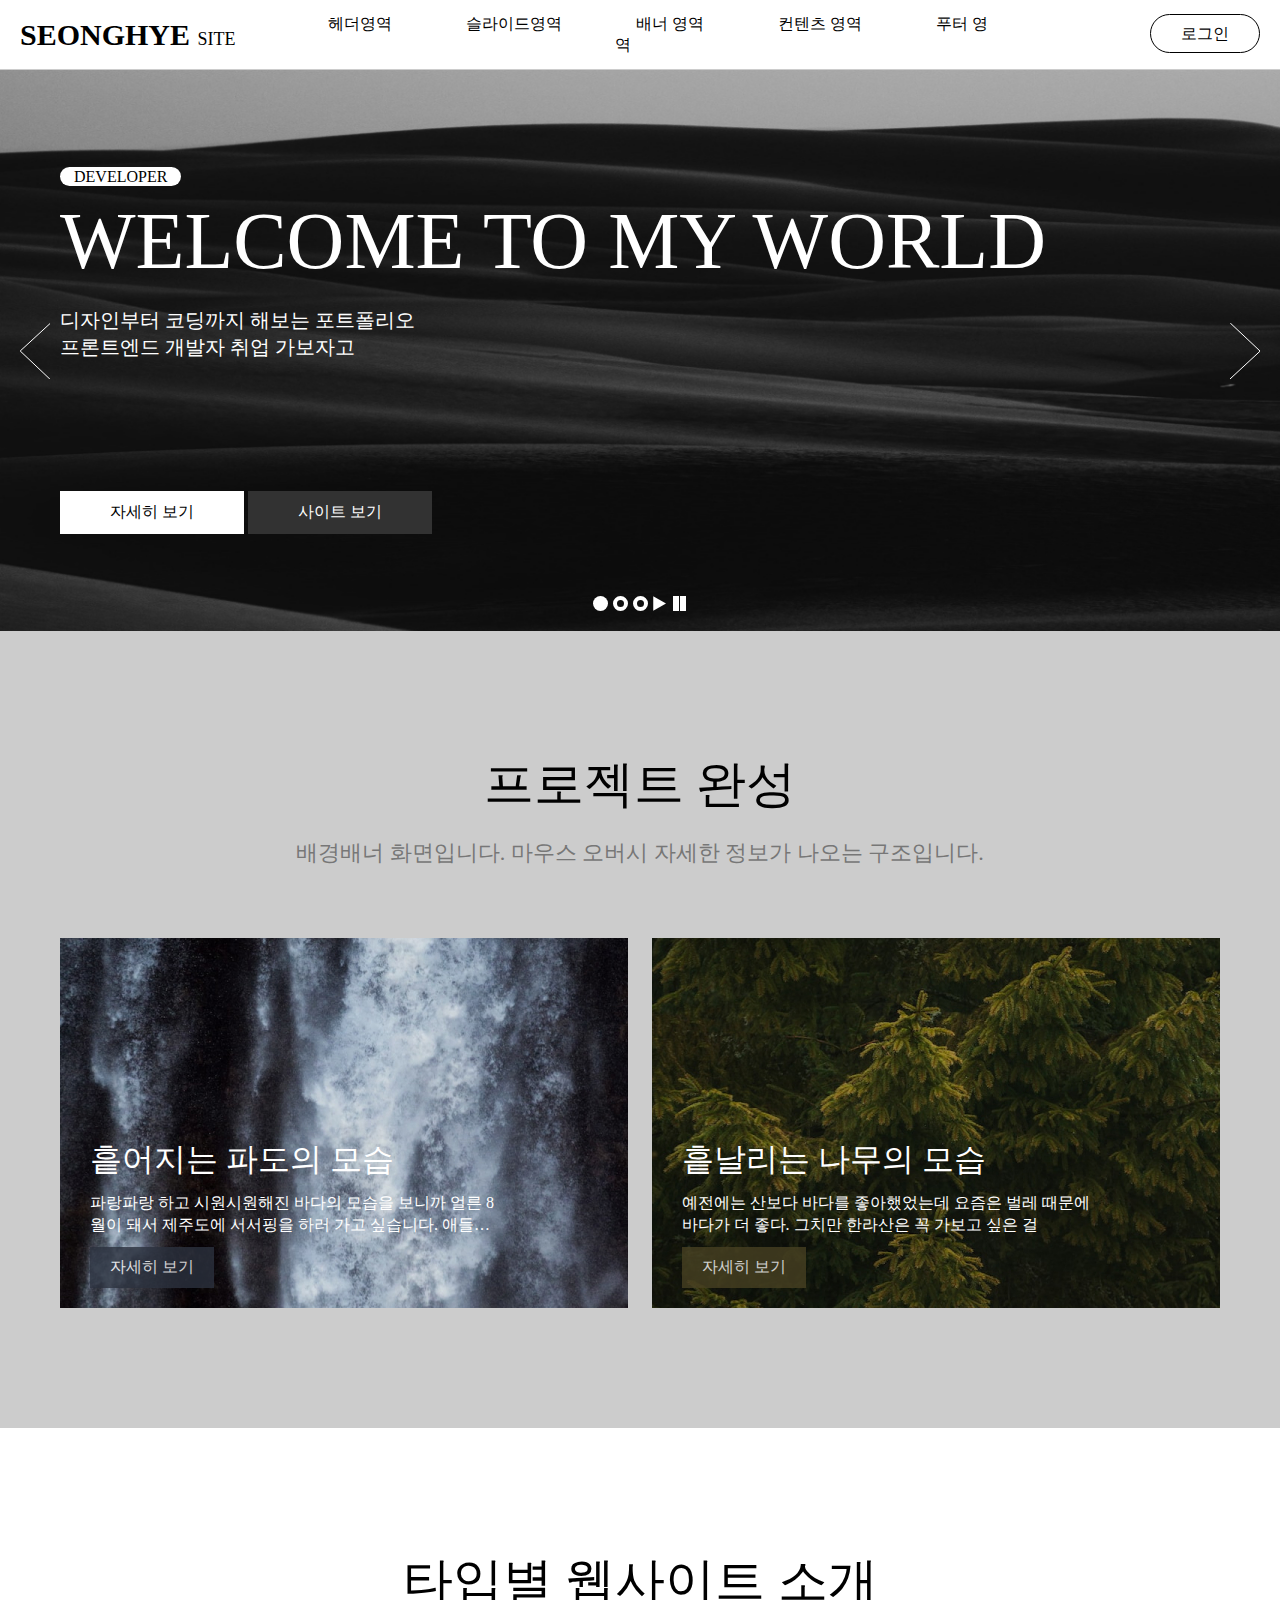
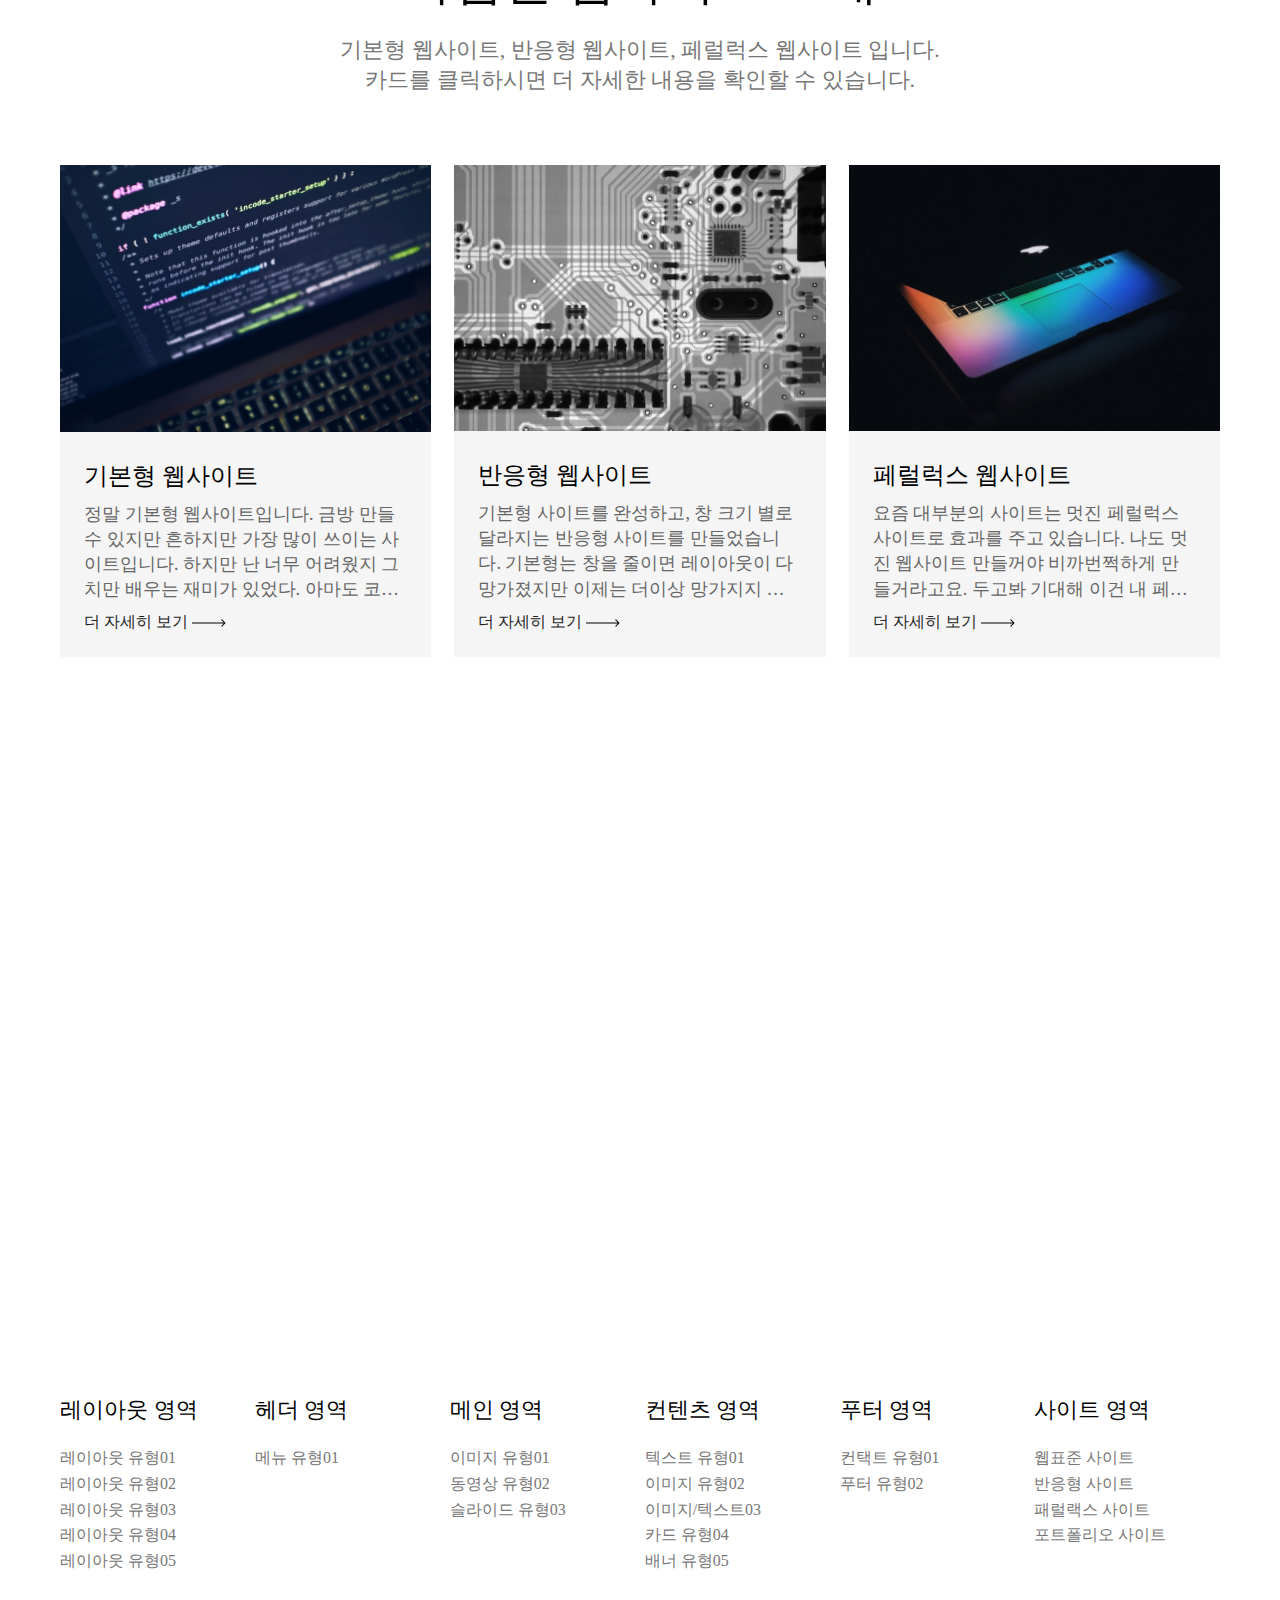
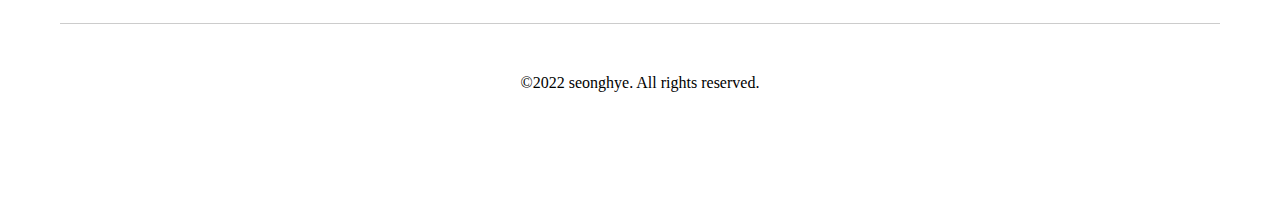
<file: index/index.html>
<!DOCTYPE html>
<html lang="ko">
<head>
    <meta charset="UTF-8">
    <meta http-equiv="X-UA-Compatible" content="IE=edge">
    <meta name="viewport" content="width=device-width, initial-scale=1.0">
    <title>완성</title>
     <link rel="stylesheet" href="style.css">
</head>
<body>
    <!-- header -->
    <header id="headerType" class = "header_wrap nexon">
        <div class="header__inner">
            <div class="header__logo">
                <a href="#">SEONGHYE <em>site</em></a>
            </div>
            <nav class="header__menu">
                <ul>
                    <li><a href="#">헤더영역</a></li>
                    <li><a href="#">슬라이드영역</a></li>
                    <li><a href="#">배너 영역</a></li>
                    <li><a href="#">컨텐츠 영역</a></li>
                    <li><a href="#">푸터 영역</a></li>
                </ul>

            </nav>
            <div class="header__member">
                <a href="#">로그인</a></div>
        </div> 
         </header>
          <section id="silderType" class="silder_wrap">
            <h2 class="blind">슬라이드 유형</h2>
            <div class="slider_inner">
            <div class="slider">
                <div class="slider__img">
                    <div class="desc">
                        <span>developer</span>
                        <h3>welcome to my world</h3>
                        <p>
                            디자인부터 코딩까지 해보는 포트폴리오 <br />
                            프론트엔드 개발자 취업 가보자고
                        </p>
                        <div class="btn">
                            <a href="/">자세히 보기</a>
                            <a href="/" class="gray">사이트 보기</a>
                        </div>
                    </div>
                </div> 
                <div class="slider__arrow">
                    <a href="/" class="left"><span class="ir">이전 이미지</span></a>
                    <a href="/" class="right"><span class="ir">다음 이미지</span></a>

                </div> 
                <div class="slider__dot">
                    <a href="#" class="dot active"><span class="ir">1</span></a>
                    <a href="#" class="dot"><span class="ir">2</span></a>
                    <a href="#" class="dot"><span class="ir">3</span></a>
                    <a href="#" class="play"><span class="ir">플레이</span></a>
                    <a href="#" class="stop"><span class="ir">정지</span></a>
                </div> 
                </div>
            </div>
        </div>
        </section>
        <!-- image -->
        <section id="imageType" class="image_wrap nexon section">
            <h2>프로젝트 완성</h2>
            <p>배경배너 화면입니다. 마우스 오버시 자세한 정보가 나오는 구조입니다.</p>
            <div class="image__inner container">
                <article class="image img1">
                    <h3 class="image__title">흩어지는 파도의 모습</h3>
                    <p class="image__desc">
                        파랑파랑 하고 시원시원해진 바다의 모습을 보니까 얼른 8월이 돼서 제주도에 서서핑을 하러 가고 싶습니다. 애들아 제발 놀러가자
                    </p>
                    <a class="image__btn" href="/">자세히 보기</a>
                </article>
                <article class="image img2">
                    <h3 class="image__title">흩날리는 나무의 모습</h3>
                    <p class="image__desc">
                        예전에는 산보다 바다를 좋아했었는데 요즘은 벌레 때문에 바다가 더 좋다. 그치만 한라산은 꼭 가보고 싶은 걸
                    </p>
                    <a class="image__btn green" href="/">자세히 보기</a>
                </article>
            </div>
        </section>
        <!-- card -->
        <section id="cardType" class="card__wrap nexon section">
            <h2>타입별 웹사이트 소개</h2>
            <p> 
                기본형 웹사이트, 반응형 웹사이트, 페럴럭스 웹사이트 입니다.<br />
                카드를 클릭하시면 더 자세한 내용을 확인할 수 있습니다.
            </p>
            <div class="card__inner container">
                <article class="card">
                    <figure class="card_header">
                        <img src="img/card_bg01.jpg" alt="기본형 웹사이트">
                    </figure>
                    <div class="card_body">
                        <h3 class="tit">기본형 웹사이트</h3>
                        <p class="desc">정말 기본형 웹사이트입니다. 금방 만들 수 있지만 흔하지만 가장 많이 쓰이는 사이트입니다. 하지만 난 너무 어려웠지 그치만 배우는 재미가 있었다. 아마도 코드는 이렇게 짰습니다.</p>
                        <a class="btn" href="/">
                            더 자세히 보기
                            <span aria-hidden="true"> 
                                <svg width="34" height="8" viewBox="0 0 34 8" fill="none" xmlns="http://www.w3.org/2000/svg">
                                    <path d="M33.3536 4.35355C33.5488 4.15829 33.5488 3.84171 33.3536 3.64645L30.1716 0.464466C29.9763 0.269204 29.6597 0.269204 29.4645 0.464466C29.2692 0.659728 29.2692 0.976311 29.4645 1.17157L32.2929 4L29.4645 6.82843C29.2692 7.02369 29.2692 7.34027 29.4645 7.53553C29.6597 7.7308 29.9763 7.7308 30.1716 7.53553L33.3536 4.35355ZM0 4.5H33V3.5H0V4.5Z" fill="black"/>
                                </svg>
                            </span>
                        </a>
                    </div>
                </article>
                <article class="card">
                    <figure class="card_header">
                        <img src="img/card_bg02.jpg" alt="반응형 웹사이트">
                    </figure>
                    <div class="card_body">
                        <h3 class="tit">반응형 웹사이트</h3>
                        <p class="desc">기본형 사이트를 완성하고, 창 크기 별로 달라지는 반응형 사이트를 만들었습니다. 기본형는 창을 줄이면 레이아웃이 다 망가졌지만 이제는 더이상 망가지지 않는다. 코드는 이렇게 짬</p>
                        <a class="btn" href="/">
                            더 자세히 보기
                            <span aria-hidden="true"> 
                                <svg width="34" height="8" viewBox="0 0 34 8" fill="none" xmlns="http://www.w3.org/2000/svg">
                                    <path d="M33.3536 4.35355C33.5488 4.15829 33.5488 3.84171 33.3536 3.64645L30.1716 0.464466C29.9763 0.269204 29.6597 0.269204 29.4645 0.464466C29.2692 0.659728 29.2692 0.976311 29.4645 1.17157L32.2929 4L29.4645 6.82843C29.2692 7.02369 29.2692 7.34027 29.4645 7.53553C29.6597 7.7308 29.9763 7.7308 30.1716 7.53553L33.3536 4.35355ZM0 4.5H33V3.5H0V4.5Z" fill="black"/>
                                </svg>
                            </span>
                        </a>
                    </div>
                </article>
                <article class="card">
                    <figure class="card_header">
                        <img src="img/card_bg03.jpg" alt="페럴럭스 웹사이트">
                    </figure>
                    <div class="card_body">
                        <h3 class="tit">페럴럭스 웹사이트</h3>
                        <p class="desc">요즘 대부분의 사이트는 멋진 페럴럭스 사이트로 효과를 주고 있습니다. 나도 멋진 웹사이트 만들꺼야 비까번쩍하게 만들거라고요. 두고봐 기대해 이건 내 페럴럭스 사이트</p>
                        <a class="btn" href="/">
                            더 자세히 보기
                            <span aria-hidden="true"> 
                                <svg width="34" height="8" viewBox="0 0 34 8" fill="none" xmlns="http://www.w3.org/2000/svg">
                                    <path d="M33.3536 4.35355C33.5488 4.15829 33.5488 3.84171 33.3536 3.64645L30.1716 0.464466C29.9763 0.269204 29.6597 0.269204 29.4645 0.464466C29.2692 0.659728 29.2692 0.976311 29.4645 1.17157L32.2929 4L29.4645 6.82843C29.2692 7.02369 29.2692 7.34027 29.4645 7.53553C29.6597 7.7308 29.9763 7.7308 30.1716 7.53553L33.3536 4.35355ZM0 4.5H33V3.5H0V4.5Z" fill="black"/>
                                </svg>
                            </span>
                        </a>
                    </div>
                </article>
            </div>
        </section>
        <!-- banner -->
        <section id="bannerType" class="banner__wrap section gmarket">
            <h2 class="ir_so">배너 영역</h2>
            <div class="banner__inner">
                <h3 class="banner__title">SEONGHYE</h3>
                <p class="banner__desc">
                    더 다양한 웹사이트는 깃허브에 담겨져 있습니다.
                    <a href="#">github.com/c/seawooya</a>
                </p>
                <span class="banner__sub">contact</span>
            </div>
        </section>
        <!-- footer -->
        <footer id="footerType" class="footer__wrap section gmarket gray">
            <h2 class="ir_so">푸터 영역</h2>
            <div class="footer__inner container">
                <div class="footer__menu">
                    <div>
                        <h3>레이아웃 영역</h3>
                        <ul>
                            <li><a href="#">레이아웃 유형01</a></li>
                            <li><a href="#">레이아웃 유형02</a></li>
                            <li><a href="#">레이아웃 유형03</a></li>
                            <li><a href="#">레이아웃 유형04</a></li>
                            <li><a href="#">레이아웃 유형05</a></li>
                        </ul>
                    </div>
                    <div>
                        <h3>헤더 영역</h3>
                        <ul>
                            <li><a href="#">메뉴 유형01</a></li>
                        </ul>
                    </div>
                    <div>
                        <h3>메인 영역</h3>
                        <ul>
                            <li><a href="#">이미지 유형01</a></li>
                            <li><a href="#">동영상 유형02</a></li>
                            <li><a href="#">슬라이드 유형03</a></li>
                        </ul>
                    </div>
                    <div>
                        <h3>컨텐츠 영역</h3>
                        <ul>
                            <li><a href="#">텍스트 유형01</a></li>
                            <li><a href="#">이미지 유형02</a></li>
                            <li><a href="#">이미지/텍스트03</a></li>
                            <li><a href="#">카드 유형04</a></li>
                            <li><a href="#">배너 유형05</a></li>
                        </ul>
                    </div>
                    <div>
                        <h3>푸터 영역</h3>
                        <ul>
                            <li><a href="#">컨택트 유형01</a></li>
                            <li><a href="#">푸터 유형02</a></li>
                        </ul>
                    </div>
                    <div>
                        <h3>사이트 영역</h3>
                        <ul>
                            <li><a href="#">웹표준 사이트</a></li>
                            <li><a href="#">반응형 사이트</a></li>
                            <li><a href="#">패럴랙스 사이트</a></li>
                            <li><a href="#">포트폴리오 사이트</a></li>
                        </ul>
                    </div>
                </div>
                <address class="footer__right">
                    ©2022 seonghye. All rights reserved.
                </address>
            </div>
        </footer>

    
</body>
</html>
</file>
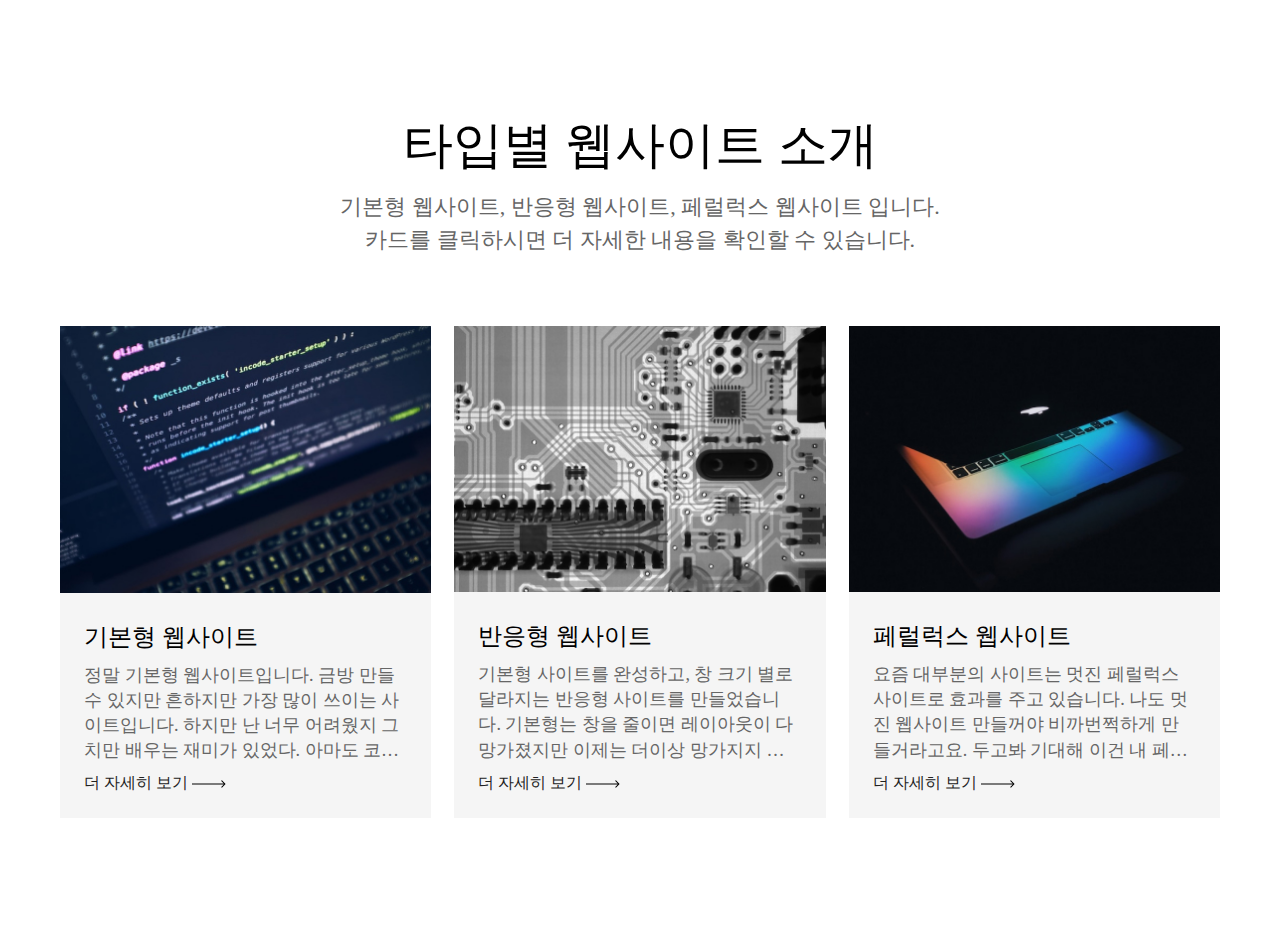
<file: cardType/card01.html>
<!DOCTYPE html>
<html lang="ko">
<head>
    <meta charset="UTF-8">
    <meta http-equiv="X-UA-Compatible" content="IE=edge">
    <meta name="viewport" content="width=device-width, initial-scale=1.0">
    <title>카드유형</title>
    <style>
         /* fonts */
        @import url('https://webfontworld.github.io/NexonLv1Gothic/NexonLv1Gothic.css');

        .nexon {
            font-family: 'NexonLv1Gothic';
            font-weight: 400px;
        }
        /* reset */
        * {
            margin: 0;
            padding: 0;
        }

        img {
            width: 100%;
        }

        h1,h2,h3,h4,h5,h6 {
            font-weight: normal;
        }

        a {
            text-decoration: none;
            color: black;
        }

        /* common */
        .container {
            width: 1160px;
            padding: 0 20px;
            margin: 0 auto;
        }
        .section {
            padding: 120px 0;
        }
        .section > h2 {
            font-size: 50px;
            line-height: 1;
            margin-bottom: 20px;
            text-align: center;
            font-weight: 400;
        }
        .section > p {
            font-size: 22px;
            font-weight: 300;
            margin-bottom: 70px;
            color: #666;
            text-align: center;
            line-height: 1.5;
        }

        /* cardType */
        .card__wrap {
        }
        .card__inner {
            display: flex;
            justify-content: space-between;
        }
        .card {
            width: 32%;
            background: #f5f5f5;
        }
        .card_header {}
        .card_body {
            padding: 24px 24px;
        }
        .card_body .tit {
            font-size: 24px;
            margin-bottom: 10px;
        }
        .card_body .desc{
            font-size: 18px;
            line-height: 1.4;
            color: #666;
            margin-bottom: 20px;
            font-weight: 300;
            overflow: hidden;
            text-overflow: ellipsis;
            display: -webkit-box;
            -webkit-line-clamp: 4;
            -webkit-box-orient: vertical;
            margin-bottom: 10px;
        }
        .card_body .btn {
            font-size: 16px;
            color: #222;
        }



    </style>
</head>
<body>
    <section id="cardType" class="card__wrap nexon section">
        <h2>타입별 웹사이트 소개</h2>
        <p> 
            기본형 웹사이트, 반응형 웹사이트, 페럴럭스 웹사이트 입니다.<br />
            카드를 클릭하시면 더 자세한 내용을 확인할 수 있습니다.
        </p>
        <div class="card__inner container">
            <article class="card">
                <figure class="card_header">
                    <img src="img/card_bg01.jpg" alt="기본형 웹사이트">
                </figure>
                <div class="card_body">
                    <h3 class="tit">기본형 웹사이트</h3>
                    <p class="desc">정말 기본형 웹사이트입니다. 금방 만들 수 있지만 흔하지만 가장 많이 쓰이는 사이트입니다. 하지만 난 너무 어려웠지 그치만 배우는 재미가 있었다. 아마도 코드는 이렇게 짰습니다.</p>
                    <a class="btn" href="/">
                        더 자세히 보기
                        <span aria-hidden="true"> 
                            <svg width="34" height="8" viewBox="0 0 34 8" fill="none" xmlns="http://www.w3.org/2000/svg">
                                <path d="M33.3536 4.35355C33.5488 4.15829 33.5488 3.84171 33.3536 3.64645L30.1716 0.464466C29.9763 0.269204 29.6597 0.269204 29.4645 0.464466C29.2692 0.659728 29.2692 0.976311 29.4645 1.17157L32.2929 4L29.4645 6.82843C29.2692 7.02369 29.2692 7.34027 29.4645 7.53553C29.6597 7.7308 29.9763 7.7308 30.1716 7.53553L33.3536 4.35355ZM0 4.5H33V3.5H0V4.5Z" fill="black"/>
                            </svg>
                        </span>
                    </a>
                </div>
            </article>
            <article class="card">
                <figure class="card_header">
                    <img src="img/card_bg02.jpg" alt="반응형 웹사이트">
                </figure>
                <div class="card_body">
                    <h3 class="tit">반응형 웹사이트</h3>
                    <p class="desc">기본형 사이트를 완성하고, 창 크기 별로 달라지는 반응형 사이트를 만들었습니다. 기본형는 창을 줄이면 레이아웃이 다 망가졌지만 이제는 더이상 망가지지 않는다. 코드는 이렇게 짬</p>
                    <a class="btn" href="/">
                        더 자세히 보기
                        <span aria-hidden="true"> 
                            <svg width="34" height="8" viewBox="0 0 34 8" fill="none" xmlns="http://www.w3.org/2000/svg">
                                <path d="M33.3536 4.35355C33.5488 4.15829 33.5488 3.84171 33.3536 3.64645L30.1716 0.464466C29.9763 0.269204 29.6597 0.269204 29.4645 0.464466C29.2692 0.659728 29.2692 0.976311 29.4645 1.17157L32.2929 4L29.4645 6.82843C29.2692 7.02369 29.2692 7.34027 29.4645 7.53553C29.6597 7.7308 29.9763 7.7308 30.1716 7.53553L33.3536 4.35355ZM0 4.5H33V3.5H0V4.5Z" fill="black"/>
                            </svg>
                        </span>
                    </a>
                </div>
            </article>
            <article class="card">
                <figure class="card_header">
                    <img src="img/card_bg03.jpg" alt="페럴럭스 웹사이트">
                </figure>
                <div class="card_body">
                    <h3 class="tit">페럴럭스 웹사이트</h3>
                    <p class="desc">요즘 대부분의 사이트는 멋진 페럴럭스 사이트로 효과를 주고 있습니다. 나도 멋진 웹사이트 만들꺼야 비까번쩍하게 만들거라고요. 두고봐 기대해 이건 내 페럴럭스 사이트</p>
                    <a class="btn" href="/">
                        더 자세히 보기
                        <span aria-hidden="true"> 
                            <svg width="34" height="8" viewBox="0 0 34 8" fill="none" xmlns="http://www.w3.org/2000/svg">
                                <path d="M33.3536 4.35355C33.5488 4.15829 33.5488 3.84171 33.3536 3.64645L30.1716 0.464466C29.9763 0.269204 29.6597 0.269204 29.4645 0.464466C29.2692 0.659728 29.2692 0.976311 29.4645 1.17157L32.2929 4L29.4645 6.82843C29.2692 7.02369 29.2692 7.34027 29.4645 7.53553C29.6597 7.7308 29.9763 7.7308 30.1716 7.53553L33.3536 4.35355ZM0 4.5H33V3.5H0V4.5Z" fill="black"/>
                            </svg>
                        </span>
                    </a>
                </div>
            </article>
        </div>
    </section>
    
</body>
</html>
</file>
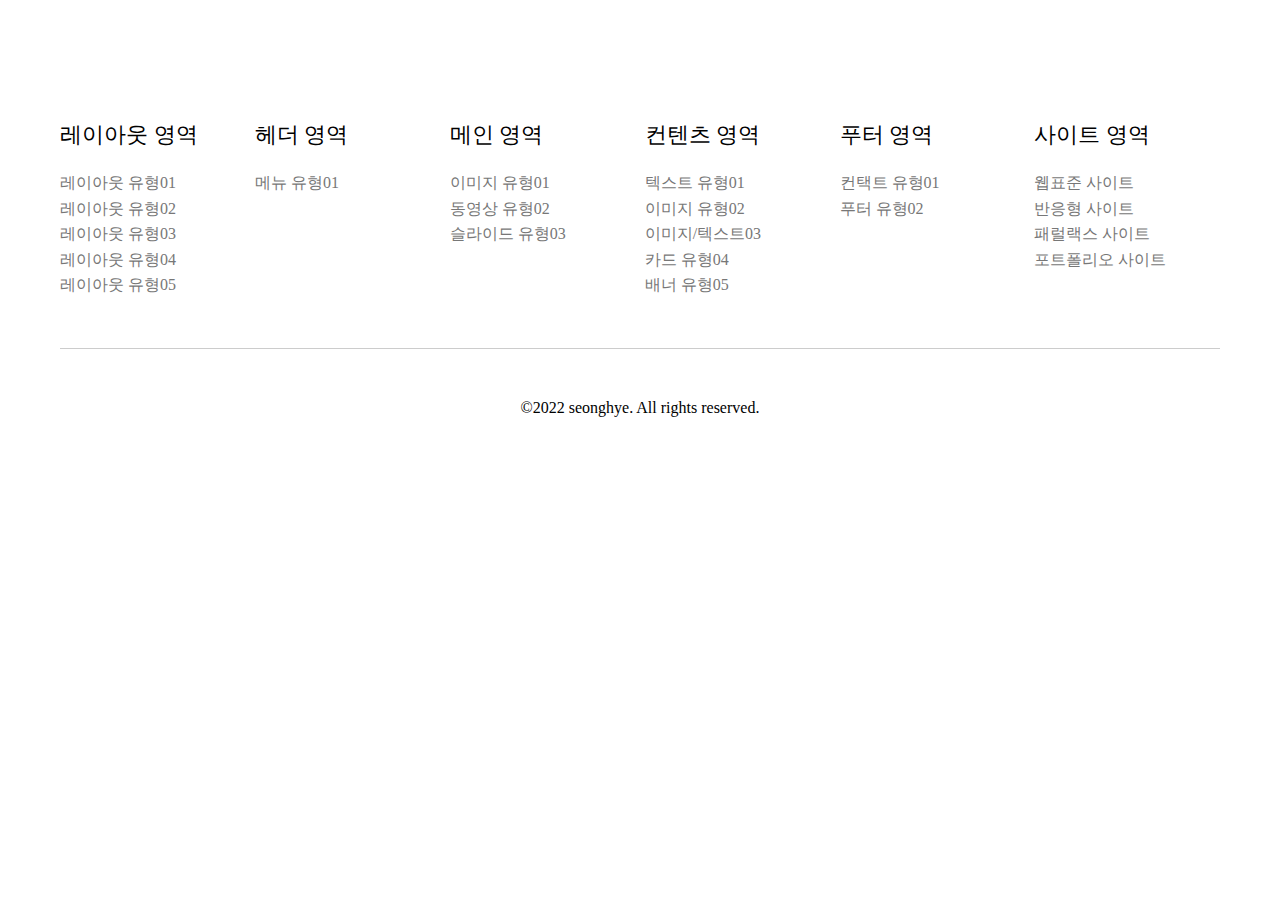
<file: footerType/footer01.html>
<!DOCTYPE html>
<html lang="ko">
<head>
    <meta charset="UTF-8">
    <meta http-equiv="X-UA-Compatible" content="IE=edge">
    <meta name="viewport" content="width=device-width, initial-scale=1.0">
    <title>푸터01</title>
</head>
<style>
      /* font */
      @import url('https://webfontworld.github.io/gmarket/GmarketSans.css');
        
        .gmarket {
            font-family: 'GmarketSans';
        }

        /* reset */
        * {
            margin: 0;
            padding: 0;
        }
        a {
            text-decoration: none;
            color: #000;
        }
        li {
            list-style: none;
        }
        em {
            font-style: normal;
        }
        img {
            vertical-align: top;
        }
        address {
            font-style: normal;
        }
        .ir_so {
            overflow: hidden;
            position: absolute;
            width: 0;
            height: 0;
            line-height: 0;
            text-indent: -9999px;
        }

        /* common */
        .container {
            width: 1160px;
            margin: 0 auto;
            padding: 0 20px;
        }
        .section {
            padding: 120px 0;
        }
        .section > h2 {
            font-size: 50px;
            font-weight: 500;
            margin-bottom: 20px;
            line-height: 1;
            text-align: center;
        }
        .section > p {
            font-size: 22px;
            font-weight: 300;
            margin-bottom: 70px;
            line-height: 1.5;
            color: #777;
            text-align: center;
        }

        /* footerType */
        .footer__menu {
            display: flex;
            justify-content: space-between;
        }
        .footer__menu > div {
            width: 16%;
            text-align: left;
        }
        .footer__menu > div h3 {
            font-size: 22px;
            font-weight: 500;
            margin-bottom: 20px;
        }
        .footer__menu > div li a {
            font-size: 16px;
            line-height: 1.6;
            color: #777;
            font-weight: 300;
        }
        .footer__right {
            border-top: 1px solid #ccc;
            margin-top: 50px;
            padding-top: 50px;
            text-align: center;
        }
</style>
<body>
    <footer id="footerType" class="footer__wrap section gmarket gray">
        <h2 class="ir_so">푸터 영역</h2>
        <div class="footer__inner container">
            <div class="footer__menu">
                <div>
                    <h3>레이아웃 영역</h3>
                    <ul>
                        <li><a href="#">레이아웃 유형01</a></li>
                        <li><a href="#">레이아웃 유형02</a></li>
                        <li><a href="#">레이아웃 유형03</a></li>
                        <li><a href="#">레이아웃 유형04</a></li>
                        <li><a href="#">레이아웃 유형05</a></li>
                    </ul>
                </div>
                <div>
                    <h3>헤더 영역</h3>
                    <ul>
                        <li><a href="#">메뉴 유형01</a></li>
                    </ul>
                </div>
                <div>
                    <h3>메인 영역</h3>
                    <ul>
                        <li><a href="#">이미지 유형01</a></li>
                        <li><a href="#">동영상 유형02</a></li>
                        <li><a href="#">슬라이드 유형03</a></li>
                    </ul>
                </div>
                <div>
                    <h3>컨텐츠 영역</h3>
                    <ul>
                        <li><a href="#">텍스트 유형01</a></li>
                        <li><a href="#">이미지 유형02</a></li>
                        <li><a href="#">이미지/텍스트03</a></li>
                        <li><a href="#">카드 유형04</a></li>
                        <li><a href="#">배너 유형05</a></li>
                    </ul>
                </div>
                <div>
                    <h3>푸터 영역</h3>
                    <ul>
                        <li><a href="#">컨택트 유형01</a></li>
                        <li><a href="#">푸터 유형02</a></li>
                    </ul>
                </div>
                <div>
                    <h3>사이트 영역</h3>
                    <ul>
                        <li><a href="#">웹표준 사이트</a></li>
                        <li><a href="#">반응형 사이트</a></li>
                        <li><a href="#">패럴랙스 사이트</a></li>
                        <li><a href="#">포트폴리오 사이트</a></li>
                    </ul>
                </div>
            </div>
            <address class="footer__right">
                ©2022 seonghye. All rights reserved.
            </address>
        </div>
    </footer>
</body>
</html>
</file>
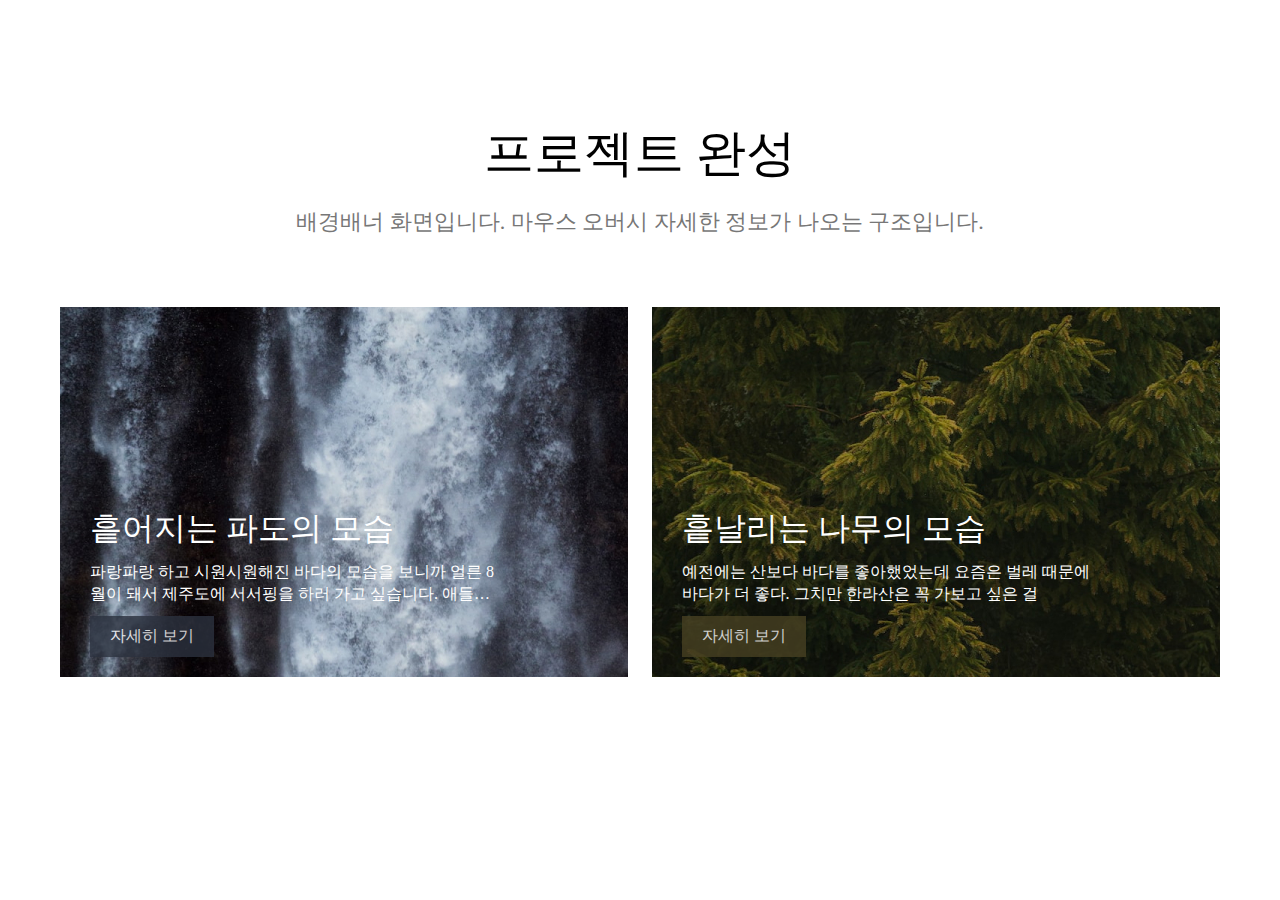
<file: imageType/image01.html>
<!DOCTYPE html>
<html lang="ko">
<head>
    <meta charset="UTF-8">
    <meta http-equiv="X-UA-Compatible" content="IE=edge">
    <meta name="viewport" content="width=device-width, initial-scale=1.0">
    <title>이미지 유형01</title>
    <style>
        /* fonts */
        @import url('https://webfontworld.github.io/NexonLv1Gothic/NexonLv1Gothic.css');

        .nexon {
            font-family: 'NexonLv1Gothic';
            font-weight: 400px;
        }

        /* reset */
        * {
            margin: 0;
            padding: 0;
        }
        h1,h2,h3,h4,h5,h6 {
            font-weight: normal;
        }
        a {
            text-decoration: none;
            color: black;
        }
        li {
            list-style: none;
        }
        em {
            font-style: normal;
        }



        /* common */
        .container {
            width: 1160px;
            padding: 0 20px;
            margin: 0 auto;
        }
        .section {
            padding: 120px 0;
        }
        .section > h2 {
            font-size: 50px;
            margin-bottom: 20px;
            text-align: center;
        }
        .section > p {
            font-size: 22px;
            font-weight: 300;
            margin-bottom: 70px;
            text-align: center;
            color: #777;
        }

        /* imageType */

        #imageType {
        }
        .image_wrap {}
        .image__inner {
            display: flex;
            justify-content: space-between;
        }
        .image {
            width: 49%;
            height: 370px;
            padding: 20px;
            box-sizing: border-box;
            color: #fff;
            padding: 200px 30px 30px 30px;
        }
        .image.img1 {
            background: url(img/img_bg01.jpg) no-repeat center / cover;
        }
        .image.img2 {
            background: url(img/img_bg02.jpg) no-repeat center / cover;
        }

        .image__title {
            font-size: 32px;
            margin-bottom: 10px;

        }
        .image__desc {
            font-size: 16px;
            margin-bottom: 10px;
            line-height: 1.4;
            font-weight: 300;
            padding-right: 100px;
            overflow: hidden;
            text-overflow: ellipsis;
            display: -webkit-box;
            -webkit-line-clamp: 2;
            -webkit-box-orient: vertical;
            margin-bottom: 10px;

        }
        .image__btn {
            font-size: 16px;
            font-weight: 300;
            background-color: #2C323F;
            color: #fff;
            padding: 10px 20px;
            display: inline-block;
            opacity: 0.8;
        }
        .image__btn.green {
            background-color: #474022;
            opacity: 0.8;
        }




    </style>
</head>
<body>
    <section id="imageType" class="image_wrap nexon section">
        <h2>프로젝트 완성</h2>
        <p>배경배너 화면입니다. 마우스 오버시 자세한 정보가 나오는 구조입니다.</p>
        <div class="image__inner container">
            <article class="image img1">
                <h3 class="image__title">흩어지는 파도의 모습</h3>
                <p class="image__desc">
                    파랑파랑 하고 시원시원해진 바다의 모습을 보니까 얼른 8월이 돼서 제주도에 서서핑을 하러 가고 싶습니다. 애들아 제발 놀러가자
                </p>
                <a class="image__btn" href="/">자세히 보기</a>
            </article>
            <article class="image img2">
                <h3 class="image__title">흩날리는 나무의 모습</h3>
                <p class="image__desc">
                    예전에는 산보다 바다를 좋아했었는데 요즘은 벌레 때문에 바다가 더 좋다. 그치만 한라산은 꼭 가보고 싶은 걸
                </p>
                <a class="image__btn green" href="/">자세히 보기</a>
            </article>
        </div>
    </section>
    
</body>
</html>
</file>
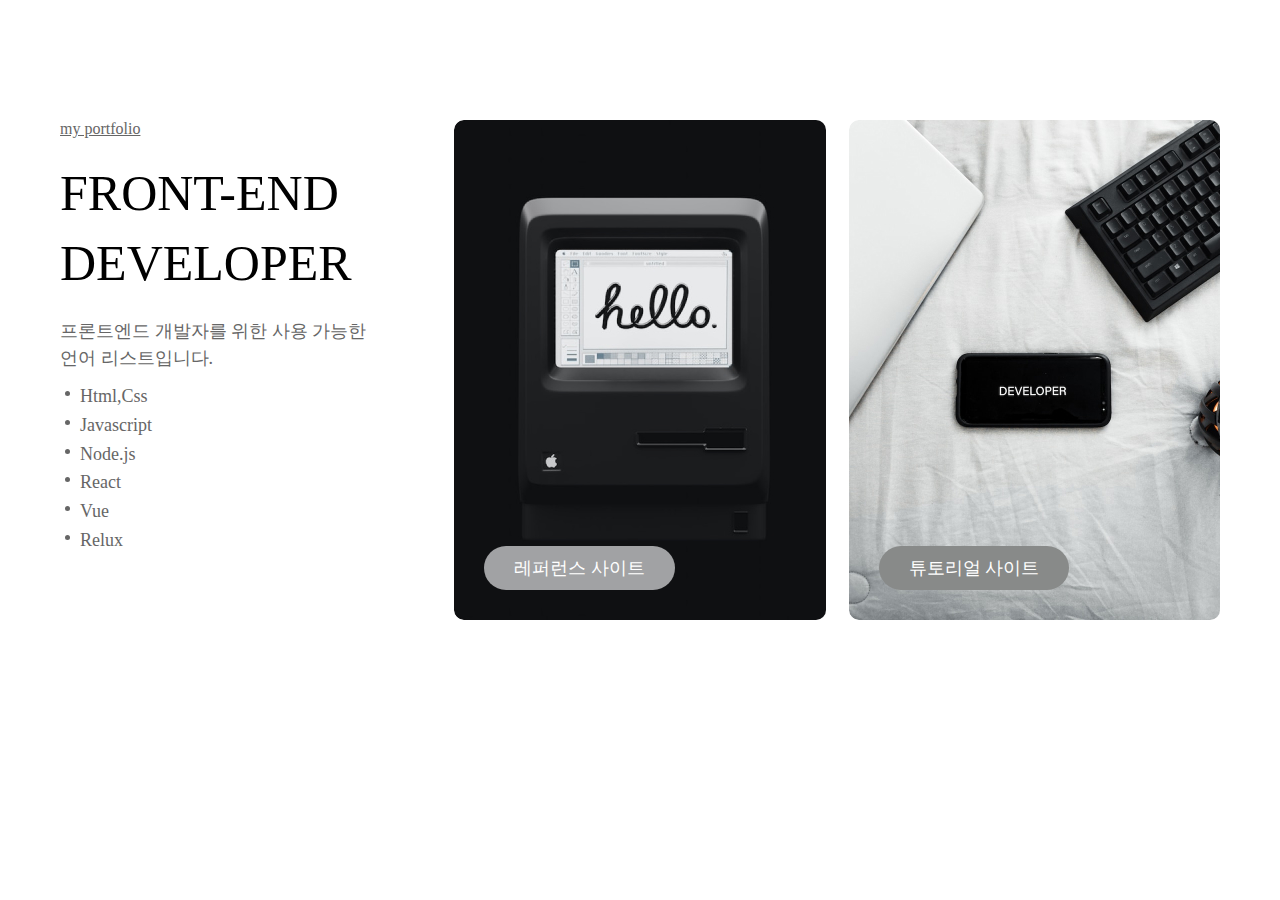
<file: imgTextType/imgText01.html>
<!DOCTYPE html>
<html lang="ko">
<head>
    <meta charset="UTF-8">
    <meta http-equiv="X-UA-Compatible" content="IE=edge">
    <meta name="viewport" content="width=device-width, initial-scale=1.0">
    <title>이미지/텍스트 유형 01</title>
    <style>
         /* fonts */
        @import url('https://webfontworld.github.io/NexonLv1Gothic/NexonLv1Gothic.css');

        .nexon {
            font-family: 'NexonLv1Gothic';
            font-weight: 400px;
        }
        /* reset */
        * {
            margin: 0;
            padding: 0;
        }
        .blind {
            width: 0;
        height: 0;
        overflow: hidden;
        line-height: 0;
        position: absolute;
        text-indent: -9999px;
        }
        a {
            text-decoration: none;
            color: black;
        }
        li {
            list-style: none;
        }

        /* container */
        .container {
            width: 1160px;
            padding: 0 20px;
            margin: 0 auto;
        }
        .section {
            padding: 120px 0;
        }
        /* imgTextType */
        .imgText__wrap {
        }
        .imgText__inner {
            display: flex;
            justify-content: space-between;
        }
        .imgText__inner > div {
            width: 32%;
            height: 500px;
        }
        .imgText__txt .small {
            font-size: 16px;
            color: #666;
            text-decoration: underline;
            margin-bottom: 20px;
            display: inline-block;
        }
        .imgText__txt .title {
            font-size: 50px;
            font-weight: 300;
            word-break: keep-all;
            line-height: 1.4;
            margin-bottom: 20px;
        }
        .imgText__txt .desc {
            font-size: 18px;
            font-weight: 300;
            line-height: 1.5;
            color: #666;
            margin-bottom: 10px;
        }
        .imgText__txt .list {
            font-size: 18px;
            font-weight: 300;
            line-height: 1.6;
        }
        .imgText__txt .list li {
            position: relative;
            padding-left: 20px;
 
        }
        .imgText__txt .list li ::before {
            content: '';
            width: 5px;
            height: 5px;
            background: #666;
            border-radius: 50%;
            position: absolute;
            left: 5px;
            top: 9px;
        }
        .imgText__txt .list a {
            color: #666;
        }
        .imgText__img {
            border-radius: 10px;
            position: relative;
        }
        .imgText__img a {
            background-color: #A1A2A4;
            color: #fff;
            padding: 10px 30px;
            font-size: 18px;
            border-radius: 30px;
            display: inline-block;
            position: absolute;
            left: 30px;
            bottom: 30px;
        }
        .imgText__img a.deepgray{
            background-color: #888A89
        }
        .imgText__img.img1 {
            background: url(img/imgText_bg01.jpg) no-repeat ;
        }
        .imgText__img.img2 {
            background: url(img/imgText_bg02.jpg) no-repeat  ;
        }
    </style>
</head>
<body>
    <section id="imgTextType" class="imgText__wrap section nexon">
        <h2 class="blind">이미지/텍스트유형</h2>
        <div class="imgText__inner container">
            <div class="imgText__txt">
                <span class="small">my portfolio</span>
                <h3 class="title">FRONT-END DEVELOPER</h3>
                <P class="desc">프론트엔드 개발자를 위한 사용 가능한 </br>언어 리스트입니다.</P>
                <ul class="list">
                    <li><a href="/">Html,Css</a></li>
                    <li><a href="/">Javascript</a></li>
                    <li><a href="/">Node.js</a></li>
                    <li><a href="/">React</a></li>
                    <li><a href="/">Vue</a></li>
                    <li><a href="/">Relux</a></li>
                </ul>
            </div>
            <div class="imgText__img img1">
                <a href="/">레퍼런스 사이트</a>
            </div>
            <div class="imgText__img img2">
                <a href="/" class="deepgray">튜토리얼 사이트</a>
            </div>
        </div>
    </section>
    
</body>
</html>
</file>
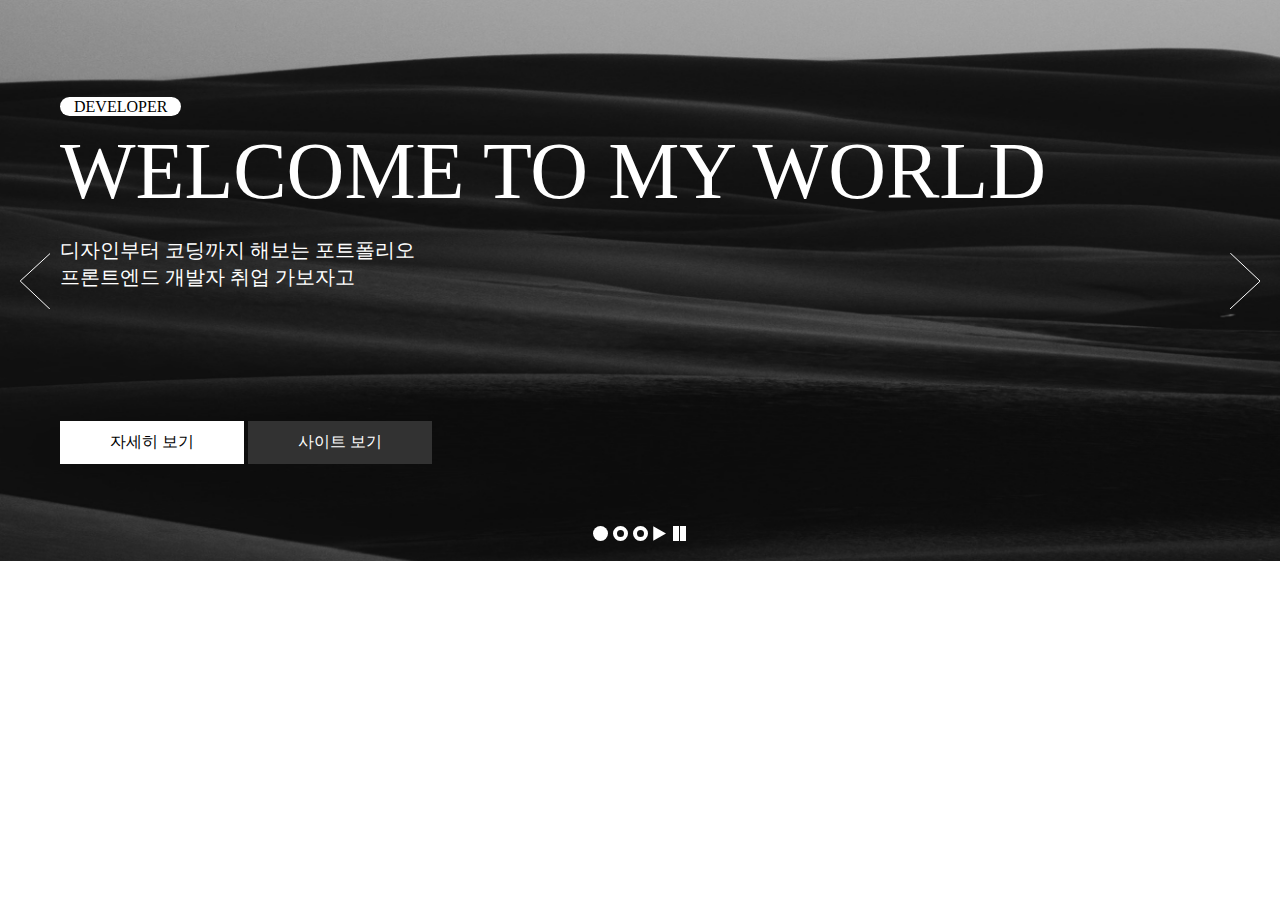
<file: sliderType/slider01.html>
<!DOCTYPE html>
<html lang="ko">
<head>
    <meta charset="UTF-8">
    <meta http-equiv="X-UA-Compatible" content="IE=edge">
    <meta name="viewport" content="width=device-width, initial-scale=1.0">
    <title>슬라이드 유형01</title>
    <style>
        /* fonts */
        @import url('https://webfontworld.github.io/NexonLv1Gothic/NexonLv1Gothic.css');

        .nexon {
        font-family: 'NexonLv1Gothic';
        font-weight: 400px;
        }
        /* reset  */
        * {
            margin: 0;
            padding: 0;
        }
        a {
            text-decoration: none;
            color: black;
        }
        li {
            list-style: none;
        }
        em {
            font-style: normal;
        }

        .blind{
        width: 0;
        height: 0;
        overflow: hidden;
        line-height: 0;
        position: absolute;
        text-indent: -9999px;
        }

        /* sliderType */
        .silder_wrap{
        }
        .slider {
            position: relative;
        }
        .slider__img {
        background: url(img/slider01.jpg) no-repeat ; 
        background-size: cover;
        }
        .slider__img .desc {
        width: 1160px;
        margin: 0 auto;
        padding: 97px 20px;
        }
        .slider__img .desc span {
            font-size: 16px;
            background-color: #fff;
            padding: 1px 14px 0px 14px;
            border-radius: 30px;
            text-transform: uppercase;
            margin-bottom: 10px;
            display: inline-block;
            
        }
        .slider__img .desc h3 {
            font-size: 80px;
            font-weight: 300;
            color: #fff;
            text-transform: uppercase;
            margin-bottom: 20px;
        }
        .slider__img .desc p {
            font-size: 20px;
            font-weight: 300;
            color: #fff;
            line-height: 1.35;
            margin-bottom: 130px;
        }
        .slider__img .desc .btn a {
            font-size: 16px;
            background: #fff;
            padding: 11px 50px;
            display: inline-block;
        }
        .slider__img .desc .btn a.gray {
            background: #323232;
            color: #fff;
        }
        .slider__arrow a {
            position: absolute;
            top: 50%;
            transform:translateY(-50%) ;
            width: 30px;
            height: 56px;
            background-image: url(img/slider_icon.svg);
        }
        .slider__arrow a.left {
            left: 20px;
        }
        .slider__arrow a.right {
            right: 20px;
            background-position: -50px 0;
        }
        .ir {
            display: block;
            overflow: hidden;
            font-size: 0;
            line-height: 0;
            text-indent: -9999px;
        }
        .slider__dot {
            position: absolute;
            left: 50%;
            bottom: 20px;
            transform: translateX(-50%);
        }
       .slider__dot a {
            display: inline-block;
            width: 16px;
            height: 16px;
            background-image: url(img/slider_icon.svg);
            background-position: -20px -70px;
       }
       .slider__dot a.active {
            background-position: 0px -70px;
       }
       .slider__dot a.play {
            background-position: -40px -70px;
       }
       .slider__dot a.stop {
            background-position: -60px -70px;
       }

    </style>
</head>
<body>
    <section id="silderType" class="silder_wrap">
        <h2 class="blind">슬라이드 유형</h2>
        <div class="slider_inner">
            <div class="slider">
                <div class="slider__img">
                    <div class="desc">
                        <span>developer</span>
                        <h3>welcome to my world</h3>
                        <p>
                            디자인부터 코딩까지 해보는 포트폴리오 <br />
                            프론트엔드 개발자 취업 가보자고
                        </p>
                        <div class="btn">
                            <a href="/">자세히 보기</a>
                            <a href="/" class="gray">사이트 보기</a>
                        </div>
                    </div>
                </div> 
                <div class="slider__arrow">
                    <a href="/" class="left"><span class="ir">이전 이미지</span></a>
                    <a href="/" class="right"><span class="ir">다음 이미지</span></a>

                </div> 
                <div class="slider__dot">
                    <a href="#" class="dot active"><span class="ir">1</span></a>
                    <a href="#" class="dot"><span class="ir">2</span></a>
                    <a href="#" class="dot"><span class="ir">3</span></a>
                    <a href="#" class="play"><span class="ir">플레이</span></a>
                    <a href="#" class="stop"><span class="ir">정지</span></a>
                </div> 
                </div>
            </div>
        </div>

    </section>
    
</body>
</html>
</file>
<file: index/style.css>
/* fonts */
@import url('https://webfontworld.github.io/NexonLv1Gothic/NexonLv1Gothic.css');

.nexon {
    font-family: 'NexonLv1Gothic';
    font-weight: 400px;  
}

  /* font */
  @import url('https://webfontworld.github.io/gmarket/GmarketSans.css');
        
  .gmarket {
      font-family: 'GmarketSans';
  }

/* reset  */
* {
    margin: 0;
    padding: 0;
}
a {
    text-decoration: none;
    color: black;
}
h1,h2,h3,h4,h5,h6 {
    font-weight: normal;
}
li {
    list-style: none;
}
em {
    font-style: normal;
}
img {
    width: 100%;
}
.blind{
    width: 0;
    height: 0;
    overflow: hidden;
    line-height: 0;
    position: absolute;
    text-indent: -9999px;
    }

.ir_so {
    overflow: hidden;
    position: absolute;
    width: 0;
    height: 0;
    line-height: 0;
    text-indent: -9999px;
    }
address {
        font-style: normal;
    }

/* common */
.container {
    width: 1160px;
    padding: 0 20px;
    margin: 0 auto;
}
.section {
    padding: 120px 0;
}
.section > h2 {
    font-size: 50px;
    margin-bottom: 20px;
    text-align: center;
}
.section > p {
    font-size: 22px;
    font-weight: 300;
    margin-bottom: 70px;
    text-align: center;
    color: #777;
}

/* headerType */
.header__inner {
    width: 100%;
    height: 70px;
    display: flex;
    align-items: center; 
    justify-content: space-between;
    padding: 0 20px; 
    box-sizing: border-box ;
    border-bottom: 1px solid #ccc;
}
.header__logo {
    font-size: 30px;
    font-weight: 700;
    text-transform: uppercase;
    width: 20%;
}
.header__logo em {
    font-size: 18px;
    font-weight: 400;
}
.header__menu {
    width: 60%;
    text-align: center;
}
.header__menu li{
    display: inline;
}
.header__menu li a{
    padding: 13px 30px;
    margin: 0 5px;
    transition: background-color 0.33s;     
}
.header__menu li a:hover {
    background-color: #f1f1f1;
    border-radius: 5px;
}
.header__member {
    width: 20%;
    text-align: right;
}
.header__member a {
    font-size: 16px;
    border: 1px solid #000;
    padding: 10px 30px;
    border-radius: 50px;

}

/* sliderType */
.silder_wrap{
}
.slider {
    position: relative;
}
.slider__img {
background: url(img/slider01.jpg) no-repeat ; 
background-size: cover;
}
.slider__img .desc {
width: 1160px;
margin: 0 auto;
padding: 97px 20px;
}
.slider__img .desc span {
    font-size: 16px;
    background-color: #fff;
    padding: 1px 14px 0px 14px;
    border-radius: 30px;
    text-transform: uppercase;
    margin-bottom: 10px;
    display: inline-block;
    
}
.slider__img .desc h3 {
    font-size: 80px;
    font-weight: 300;
    color: #fff;
    text-transform: uppercase;
    margin-bottom: 20px;
}
.slider__img .desc p {
    font-size: 20px;
    font-weight: 300;
    color: #fff;
    line-height: 1.35;
    margin-bottom: 130px;
}
.slider__img .desc .btn a {
    font-size: 16px;
    background: #fff;
    padding: 11px 50px;
    display: inline-block;
}
.slider__img .desc .btn a.gray {
    background: #323232;
    color: #fff;
}
.slider__arrow a {
    position: absolute;
    top: 50%;
    transform:translateY(-50%) ;
    width: 30px;
    height: 56px;
    background-image: url(img/slider_icon.svg);
}
.slider__arrow a.left {
    left: 20px;
}
.slider__arrow a.right {
    right: 20px;
    background-position: -50px 0;
}
.ir {
    display: block;
    overflow: hidden;
    font-size: 0;
    line-height: 0;
    text-indent: -9999px;
}
.slider__dot {
    position: absolute;
    left: 50%;
    bottom: 20px;
    transform: translateX(-50%);
}
.slider__dot a {
    display: inline-block;
    width: 16px;
    height: 16px;
    background-image: url(img/slider_icon.svg);
    background-position: -20px -70px;
}
.slider__dot a.active {
    background-position: 0px -70px;
}
.slider__dot a.play {
    background-position: -40px -70px;
}
.slider__dot a.stop {
    background-position: -60px -70px;
}

/* imageType */
.image_wrap {
    background: #ccc;
}
.image__inner {
    display: flex;
    justify-content: space-between;
}
.image {
    width: 49%;
    height: 370px;
    padding: 20px;
    box-sizing: border-box;
    color: #fff;
    padding: 200px 30px 30px 30px;
}
.image.img1 {
    background: url(img/img_bg01.jpg) no-repeat center / cover;
}
.image.img2 {
    background: url(img/img_bg02.jpg) no-repeat center / cover;
}

.image__title {
    font-size: 32px;
    margin-bottom: 10px;

}
.image__desc {
    font-size: 16px;
    margin-bottom: 10px;
    line-height: 1.4;
    font-weight: 300;
    padding-right: 100px;
    overflow: hidden;
    text-overflow: ellipsis;
    display: -webkit-box;
    -webkit-line-clamp: 2;
    -webkit-box-orient: vertical;
    margin-bottom: 10px;

}
.image__btn {
    font-size: 16px;
    font-weight: 300;
    background-color: #2C323F;
    color: #fff;
    padding: 10px 20px;
    display: inline-block;
    opacity: 0.8;
}
.image__btn.green {
    background-color: #474022;
    opacity: 0.8;
}

/* cardType */
.card__wrap {
}
.card__inner {
    display: flex;
    justify-content: space-between;
}
.card {
    width: 32%;
    background: #f5f5f5;
}
.card_header {}
.card_body {
    padding: 24px 24px;
}
.card_body .tit {
    font-size: 24px;
    margin-bottom: 10px;
}
.card_body .desc{
    font-size: 18px;
    line-height: 1.4;
    color: #666;
    margin-bottom: 20px;
    font-weight: 300;
    overflow: hidden;
    text-overflow: ellipsis;
    display: -webkit-box;
    -webkit-line-clamp: 4;
    -webkit-box-orient: vertical;
    margin-bottom: 10px;
}
.card_body .btn {
    font-size: 16px;
    color: #222;
}

/* bannerType */
.banner__wrap {
    background-image: url(https://webstoryboy.github.io/web2022/webs_img/banner_bg01.jpg);
    background-position: center center;
    background-size: cover;
    background-repeat: no-repeat;
}
.banner__inner {
    text-align: center;
    color: #fff;
}
.banner__title {
    font-size: 50px;
    font-weight: 300;
    margin-bottom: 40px;
}
.banner__desc {
    font-size: 24px;
    line-height: 1.5;
    font-weight: 300;
    margin-bottom: 70px;
}
.banner__desc a {
    display: block;
    font-size: 24px;
    line-height: 1.5;
    font-weight: 300;
    color: #fff;
    text-decoration: none;
    margin-bottom: 70px;
}
.banner__sub {
    font-size: 16px;
    font-weight: 300;
    text-decoration: underline;
    text-underline-position: under;
}

  /* footerType */
  .footer__menu {
    display: flex;
    justify-content: space-between;
}
.footer__menu > div {
    width: 16%;
    text-align: left;
}
.footer__menu > div h3 {
    font-size: 22px;
    font-weight: 500;
    margin-bottom: 20px;
}
.footer__menu > div li a {
    font-size: 16px;
    line-height: 1.6;
    color: #777;
    font-weight: 300;
}
.footer__right {
    border-top: 1px solid #ccc;
    margin-top: 50px;
    padding-top: 50px;
    text-align: center;
}
</file>
